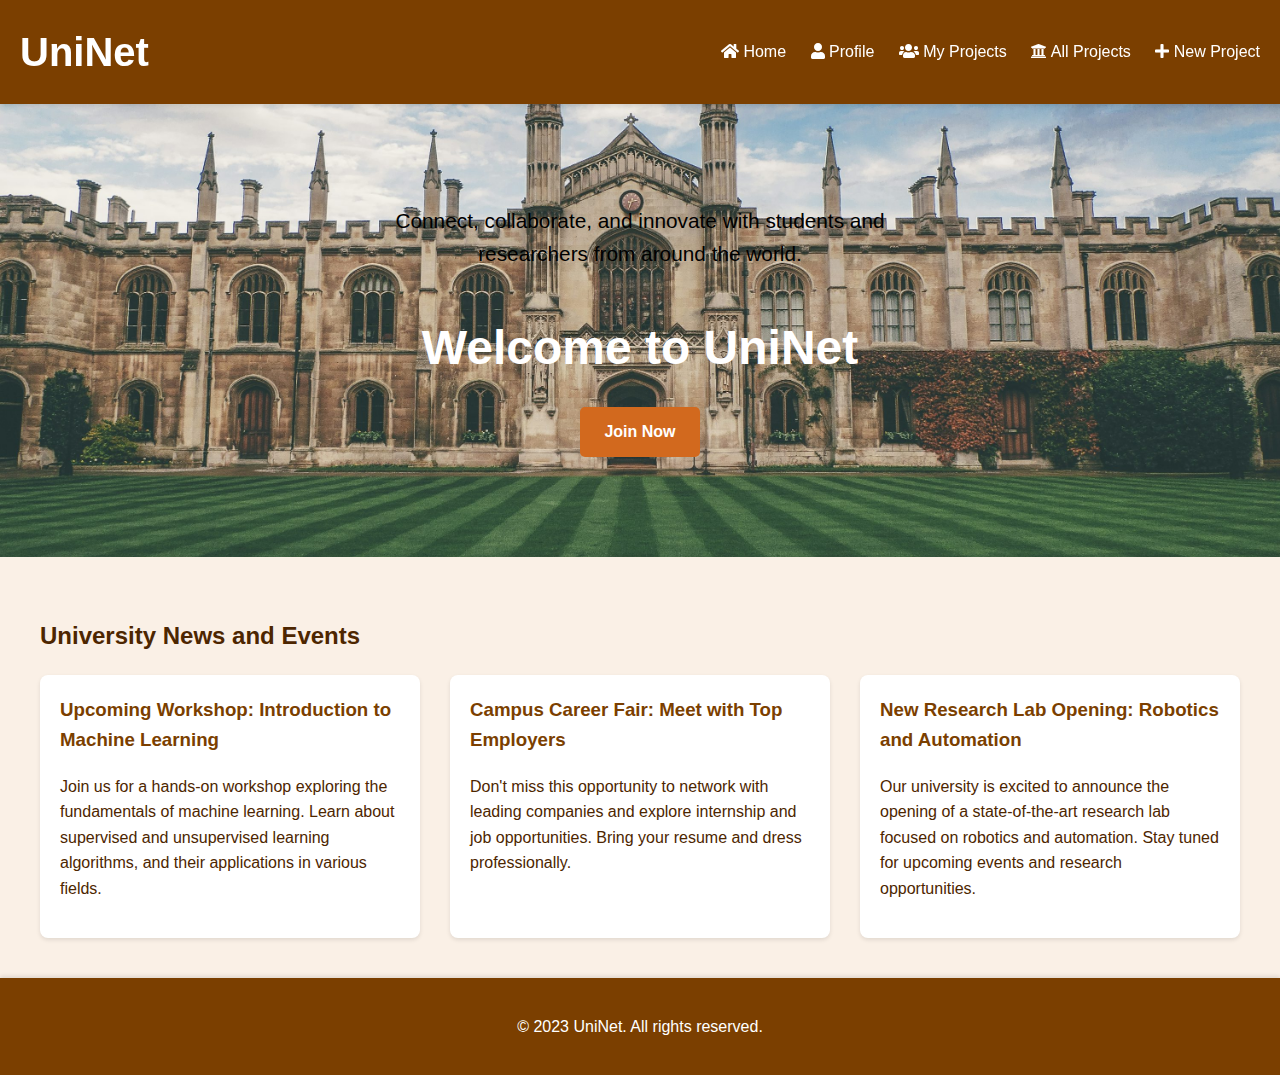
<file: index.html>
<!DOCTYPE html>
<html lang="en">

<head>
    <meta charset="UTF-8">
    <meta name="viewport" content="width=device-width, initial-scale=1.0">
    <title>Welcome to UniNet</title>
    <link rel="stylesheet" href="https://cdnjs.cloudflare.com/ajax/libs/font-awesome/5.15.3/css/all.min.css">
    <style>
        /* Chocolate theme colors */
        :root {
            --primary-color: #7b3f00;
            --secondary-color: #d2691e;
            --background-color: #faf0e6;
            --text-color: #4d2600;
        }

        /* General styles */
        body {
            font-family: 'Segoe UI', Tahoma, Geneva, Verdana, sans-serif;
            margin: 0;
            padding: 0;
            background-color: var(--background-color);
            color: var(--text-color);
            line-height: 1.6;
        }

        /* Header styles */
        header {
            background-color: var(--primary-color);
            color: #fff;
            padding: 20px;
            display: flex;
            justify-content: space-between;
            align-items: center;
            box-shadow: 0 2px 4px rgba(0, 0, 0, 0.1);
            position: sticky;
            top: 0;
            z-index: 1;
        }

        header h1 {
            margin: 0;
            font-weight: 600;
            font-size: 2.5rem;
        }

        header nav a {
            color: #fff;
            text-decoration: none;
            margin-left: 20px;
            transition: color 0.3s;
            font-weight: 500;
        }

        header nav a:hover {
            color: var(--secondary-color);
        }

        /* Hero section */
        .hero {
            background-image: url('./cambridge.jpeg');
            background-size: cover;
            background-position: center;
            color: #fff;
            text-align: center;
            padding: 100px 20px;
        }

        .hero h2 {
            font-size: 3rem;
            margin-bottom: 20px;
        }

        .hero p {
            font-size: 1.3rem;
            max-width: 600px;
            color: black;
            margin: 0 auto 30px;
        }

        .cta-button {
            display: inline-block;
            background-color: var(--secondary-color);
            color: #fff;
            padding: 12px 24px;
            border-radius: 5px;
            text-decoration: none;
            font-weight: bold;
            transition: background-color 0.3s;
        }

        .cta-button:hover {
            background-color: var(--primary-color);
        }

        /* Main content styles */
        main {
            padding: 40px 20px;
            max-width: 1200px;
            margin: 0 auto;
        }

        .news-feed {
            display: grid;
            grid-template-columns: repeat(auto-fit, minmax(300px, 1fr));
            gap: 30px;
        }

        .news-item {
            background-color: #fff;
            border-radius: 8px;
            box-shadow: 0 2px 4px rgba(0, 0, 0, 0.1);
            padding: 20px;
            transition: box-shadow 0.3s, transform 0.3s;
        }

        .news-item:hover {
            box-shadow: 0 4px 8px rgba(0, 0, 0, 0.2);
            transform: translateY(-5px);
        }

        .news-item h3 {
            margin-top: 0;
            font-weight: 600;
            color: var(--primary-color);
        }

        /* Footer styles */
        footer {
            background-color: var(--primary-color);
            color: #fff;
            padding: 20px;
            text-align: center;
            box-shadow: 0 -2px 4px rgba(0, 0, 0, 0.1);
        }
    </style>
</head>

<body>
    <header>
        <h1>UniNet</h1>
        <nav>
            <a href="./index.html"><i class="fas fa-home"></i> Home</a>
            <a href="./profile.html"><i class="fas fa-user"></i> Profile</a>
            <a href="./project.html"><i class="fas fa-users"></i> My Projects</a>
            <a href="./projectList.html"><i class="fas fa-university"></i> All Projects</a>
            <a href="./newProject.html"><i class="fas fa-plus"></i> New Project</a>
        </nav>
    </header>

    <section class="hero">
        <p>Connect, collaborate, and innovate with students and researchers from around the world.</p>

        <h2>Welcome to UniNet</h2>
        <a href="#" class="cta-button">Join Now</a>
    </section>

    <main>
        <h2>University News and Events</h2>
        <div class="news-feed">
            <div class="news-item">
                <h3>Upcoming Workshop: Introduction to Machine Learning</h3>
                <p>Join us for a hands-on workshop exploring the fundamentals of machine learning. Learn about
                    supervised and unsupervised learning algorithms, and their applications in various fields.</p>
            </div>
            <div class="news-item">
                <h3>Campus Career Fair: Meet with Top Employers</h3>
                <p>Don't miss this opportunity to network with leading companies and explore internship and job
                    opportunities. Bring your resume and dress professionally.</p>
            </div>
            <div class="news-item">
                <h3>New Research Lab Opening: Robotics and Automation</h3>
                <p>Our university is excited to announce the opening of a state-of-the-art research lab focused on
                    robotics and automation. Stay tuned for upcoming events and research opportunities.</p>
            </div>
        </div>
    </main>

    <footer>
        <p>&copy; 2023 UniNet. All rights reserved.</p>
    </footer>
</body>

</html>
</file>
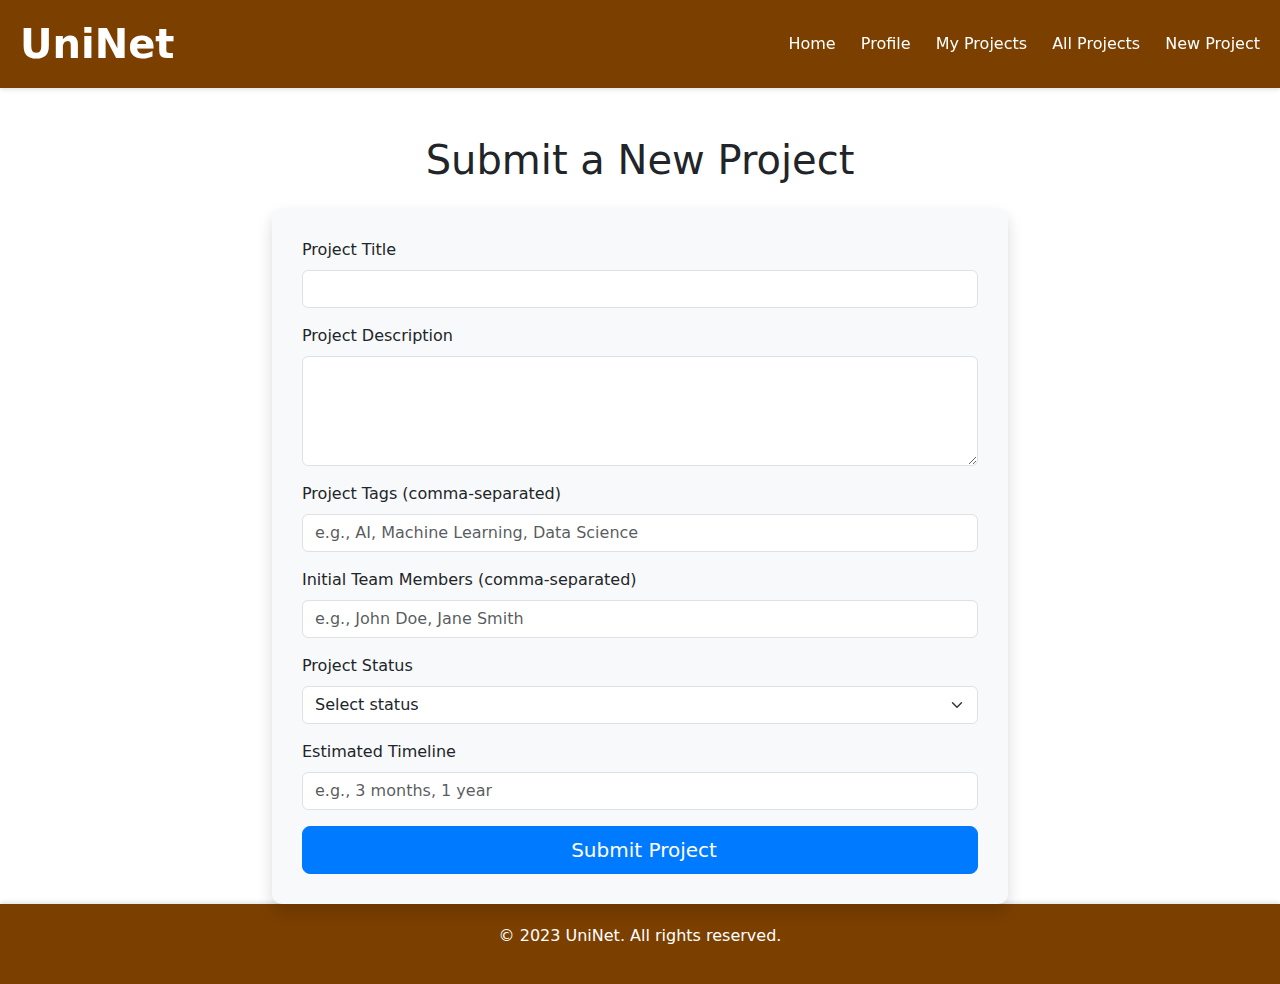
<file: newProject.html>
<!DOCTYPE html>
<html lang="en">

<head>
    <meta charset="UTF-8">
    <meta name="viewport" content="width=device-width, initial-scale=1.0">
    <title>Submit Project - ProjectHub</title>
    <link href="https://cdn.jsdelivr.net/npm/bootstrap@5.3.3/dist/css/bootstrap.min.css" rel="stylesheet"
        integrity="sha384-QWTKZyjpPEjISv5WaRU9OFeRpok6YctnYmDr5pNlyT2bRjXh0JMhjY6hW+ALEwIH" crossorigin="anonymous">
    <link rel="stylesheet" href="https://cdnjs.cloudflare.com/ajax/libs/font-awesome/6.4.0/css/all.min.css"
        integrity="sha512-iecdLmaskl7CVkqkXNQ/ZH/XLlvWZOJyj7Yy7tcenmpD1ypASozpmT/E0iPtmFIB46ZmdtAc9eNBvH0H/ZpiBw=="
        crossorigin="anonymous" referrerpolicy="no-referrer" />
    <style>
        :root {
            --primary-color: #7b3f00;
            --secondary-color: #d2691e;
            --background-color: #faf0e6;
            --text-color: #4d2600;
        }

        .form-container {
            background-color: #f8f9fa;
            border-radius: 10px;
            padding: 30px;
            box-shadow: 0 0.5rem 1rem rgba(0, 0, 0, 0.15);
        }

        footer {
            background-color: var(--primary-color);
            color: #fff;
            padding: 20px;
            text-align: center;
            box-shadow: 0 -2px 4px rgba(0, 0, 0, 0.1);
        }

        .btn-submit {
            background-color: #007bff;
            border-color: #007bff;
            transition: all 0.3s ease;
        }

        .btn-submit:hover {
            background-color: #0056b3;
            border-color: #0056b3;
            transform: translateY(-2px);
        }

        header {
            background-color: var(--primary-color);
            color: #fff;
            padding: 20px;
            display: flex;
            justify-content: space-between;
            align-items: center;
            box-shadow: 0 2px 4px rgba(0, 0, 0, 0.1);
            position: sticky;
            top: 0;
            z-index: 1;
        }

        header h1 {
            margin: 0;
            font-weight: 600;
            font-size: 2.5rem;
        }

        header nav a {
            color: #fff;
            text-decoration: none;
            margin-left: 20px;
            transition: color 0.3s;
            font-weight: 500;
        }

        header nav a:hover {
            color: var(--secondary-color);
        }
    </style>
</head>

<body>
    <header>
        <h1>UniNet</h1>
        <nav>
            <a href="./index.html"><i class="fas fa-home"></i> Home</a>
            <a href="./profile.html"><i class="fas fa-user"></i> Profile</a>
            <a href="./project.html"><i class="fas fa-users"></i> My Projects</a>
            <a href="./projectList.html"><i class="fas fa-university"></i> All Projects</a>
            <a href="./newProject.html"><i class="fas fa-plus"></i> New Project</a>
        </nav>
    </header>

    <div class="container mt-5">
        <h1 class="text-center mb-4">Submit a New Project</h1>
        <div class="row justify-content-center">
            <div class="col-md-8">
                <div class="form-container">
                    <form id="projectSubmissionForm">
                        <div class="mb-3">
                            <label for="projectTitle" class="form-label">Project Title</label>
                            <input type="text" class="form-control" id="projectTitle" required>
                        </div>
                        <div class="mb-3">
                            <label for="projectDescription" class="form-label">Project Description</label>
                            <textarea class="form-control" id="projectDescription" rows="4" required></textarea>
                        </div>
                        <div class="mb-3">
                            <label for="projectTags" class="form-label">Project Tags (comma-separated)</label>
                            <input type="text" class="form-control" id="projectTags"
                                placeholder="e.g., AI, Machine Learning, Data Science">
                        </div>
                        <div class="mb-3">
                            <label for="projectMembers" class="form-label">Initial Team Members
                                (comma-separated)</label>
                            <input type="text" class="form-control" id="projectMembers"
                                placeholder="e.g., John Doe, Jane Smith">
                        </div>
                        <div class="mb-3">
                            <label for="projectStatus" class="form-label">Project Status</label>
                            <select class="form-select" id="projectStatus" required>
                                <option value="">Select status</option>
                                <option value="planning">Planning</option>
                                <option value="inProgress">In Progress</option>
                                <option value="completed">Completed</option>
                            </select>
                        </div>
                        <div class="mb-3">
                            <label for="projectTimeline" class="form-label">Estimated Timeline</label>
                            <input type="text" class="form-control" id="projectTimeline"
                                placeholder="e.g., 3 months, 1 year">
                        </div>
                        <div class="d-grid">
                            <button type="submit" class="btn btn-primary btn-lg btn-submit">
                                <i class="fas fa-paper-plane me-2"></i>Submit Project
                            </button>
                        </div>
                    </form>
                </div>
            </div>
        </div>
    </div>
    <footer>
        <p>&copy; 2023 UniNet. All rights reserved.</p>
    </footer>
</body>

<script>
    document.getElementById('projectSubmissionForm').addEventListener('submit', function (e) {
        e.preventDefault();
        // Here you would typically send the form data to a server
        // For demonstration, we'll just log the data to the console
        const formData = {
            title: document.getElementById('projectTitle').value,
            description: document.getElementById('projectDescription').value,
            tags: document.getElementById('projectTags').value.split(',').map(tag => tag.trim()),
            members: document.getElementById('projectMembers').value.split(',').map(member => member.trim()),
            status: document.getElementById('projectStatus').value,
            timeline: document.getElementById('projectTimeline').value
        };
        console.log('Project Submission:', formData);
        alert('Project submitted successfully!');
        this.reset();
    });
</script>
</body>

</html>
</file>
